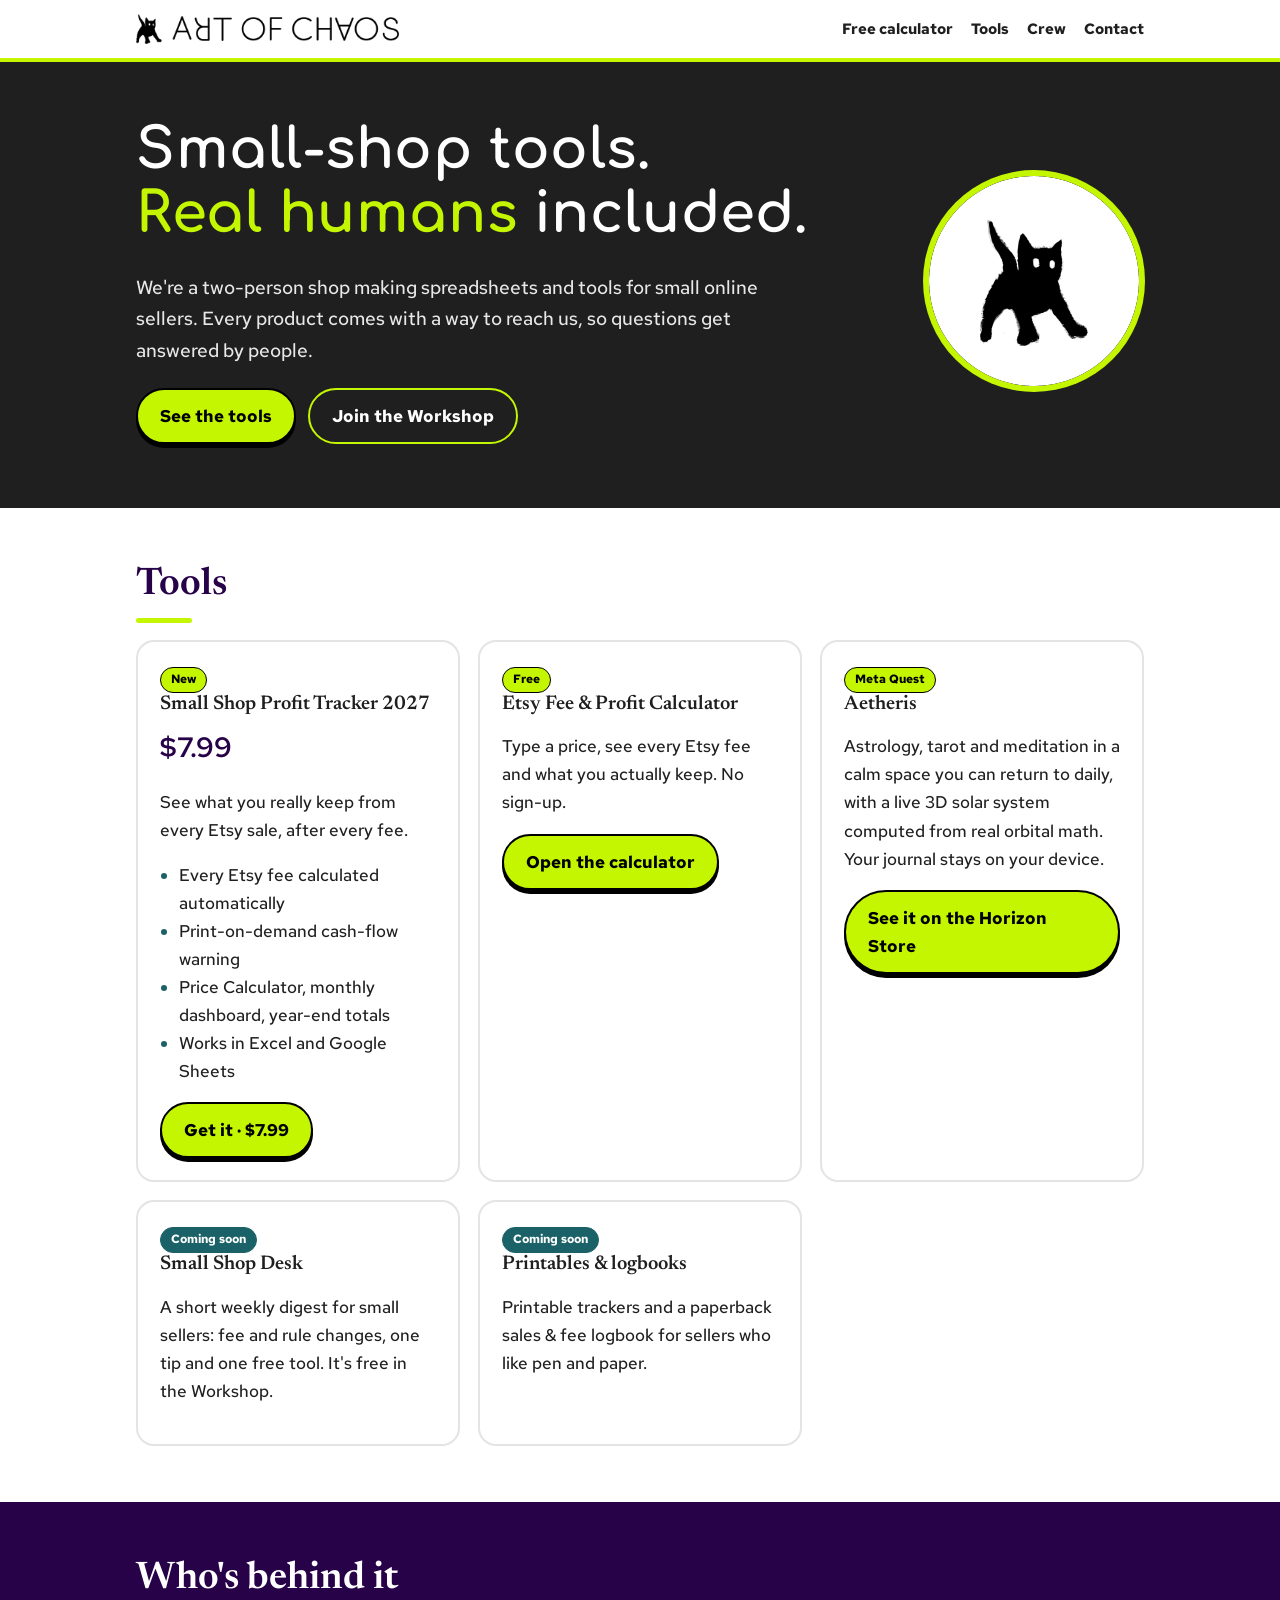
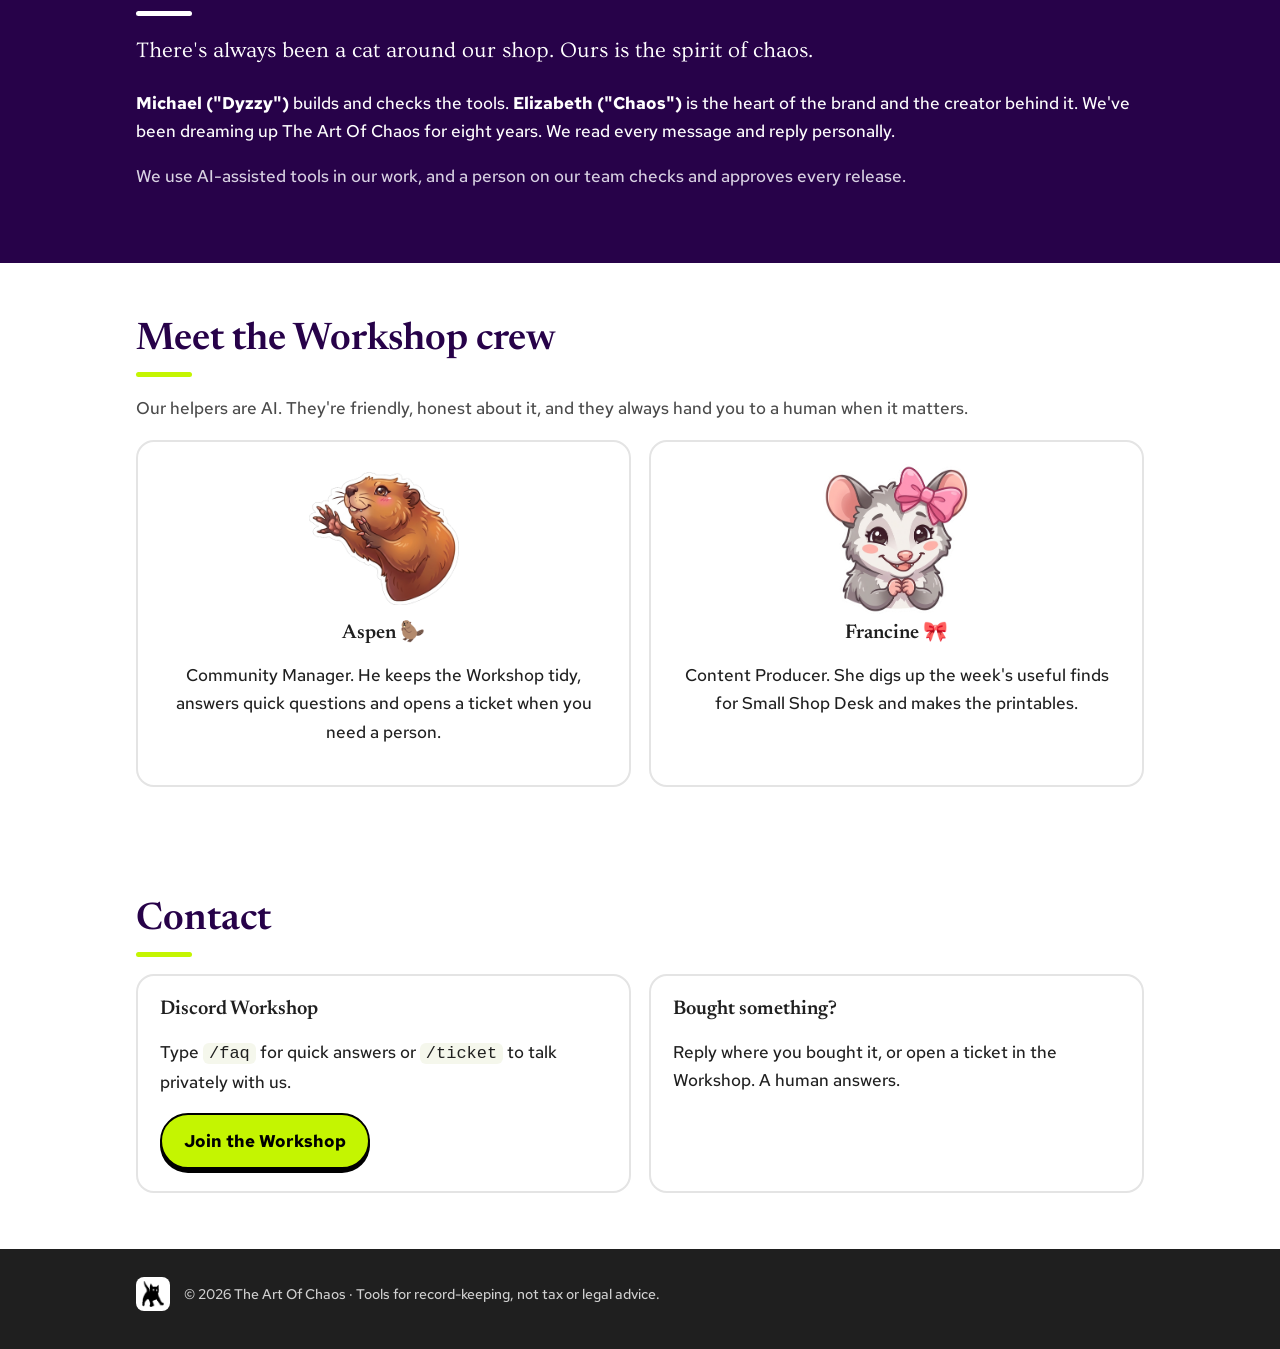
<file: index.html>
<!doctype html>
<!-- The Art Of Chaos: one-page site. Static, no trackers, no cookies. — Applejack, Lead Development Agent -->
<html lang="en">
<head>
<meta charset="utf-8">
<meta name="viewport" content="width=device-width, initial-scale=1">
<title>The Art Of Chaos · Small-shop tools, real humans</title>
<meta name="description" content="Spreadsheets and tools for small online sellers, made by a two-person shop. Real humans included.">
<meta name="p:domain_verify" content="edff860567c090f686970169d16baa8a"/>
<link rel="preconnect" href="https://fonts.googleapis.com">
<link rel="preconnect" href="https://fonts.gstatic.com" crossorigin>
<link href="https://fonts.googleapis.com/css2?family=Comfortaa:wght@700&family=Red+Hat+Display:wght@700&family=Red+Hat+Text:wght@500;700&family=Newsreader:opsz,wght@6..72,600&family=Ovo&display=swap" rel="stylesheet">
<link rel="icon" type="image/png" href="img/favicon.png">
<link rel="apple-touch-icon" href="img/apple-touch-icon.png">
<meta name="theme-color" content="#1F1F1F">
<link rel="stylesheet" href="style.css?v=20261104a">
</head>
<body>
<header>
  <div class="topbar"><div class="wrap">
    <nav>
      <a class="brand" href="#"><img src="img/logo-primary.png" alt="Art of Chaos" width="263" height="30"></a>
      <div class="links"><a href="calculator.html">Free calculator</a><a href="#tools">Tools</a><a href="#crew">Crew</a><a href="#contact">Contact</a></div>
    </nav>
  </div></div>
  <div class="hero-band"><div class="wrap">
    <div class="hero">
      <div>
        <h1>Small-shop tools.<br><em>Real humans</em> included.</h1>
        <p>We're a two-person shop making spreadsheets and tools for small online sellers. Every product comes with a way to reach us, so questions get answered by people.</p>
        <div class="actions">
          <a class="btn primary" href="#tools">See the tools</a>
          <a class="btn ghost" href="https://discord.gg/7EBx8NafTJ" rel="noopener">Join the Workshop</a>
        </div>
      </div>
      <img class="mark" src="img/cat-badge.png" alt="The Art Of Chaos shop cat" width="210" height="210">
    </div>
  </div></div>
</header>

<main>
  <section id="tools">
    <div class="wrap">
      <h2>Tools</h2>
      <div class="grid">
        <div class="card">
          <span class="badge">New</span>
          <h3>Small Shop Profit Tracker 2027</h3>
          <p class="price">$7.99</p>
          <p>See what you really keep from every Etsy sale, after every fee.</p>
          <ul class="ticks">
            <li>Every Etsy fee calculated automatically</li>
            <li>Print-on-demand cash-flow warning</li>
            <li>Price Calculator, monthly dashboard, year-end totals</li>
            <li>Works in Excel and Google Sheets</li>
          </ul>
          <!-- STORE_LINK: Payhip (live 2026-11-05). Lemon Squeezy can be added as a second button later -->
          <a class="btn primary" href="https://payhip.com/b/w7r5f" rel="noopener">Get it · $7.99</a>
        </div>
        <div class="card">
          <span class="badge">Free</span>
          <h3>Etsy Fee &amp; Profit Calculator</h3>
          <p>Type a price, see every Etsy fee and what you actually keep. No sign-up.</p>
          <a class="btn primary" href="calculator.html">Open the calculator</a>
        </div>
        <div class="card">
          <span class="badge">Meta Quest</span>
          <h3>Aetheris</h3>
          <p>Astrology, tarot and meditation in a calm space you can return to daily, with a live 3D solar system computed from real orbital math. Your journal stays on your device.</p>
          <a class="btn primary" href="https://www.meta.com/experiences/aetheris/1288280001036999/" rel="noopener">See it on the Horizon Store</a>
        </div>
        <div class="card">
          <span class="badge soon">Coming soon</span>
          <h3>Small Shop Desk</h3>
          <p>A short weekly digest for small sellers: fee and rule changes, one tip and one free tool. It's free in the Workshop.</p>
        </div>
        <div class="card">
          <span class="badge soon">Coming soon</span>
          <h3>Printables &amp; logbooks</h3>
          <p>Printable trackers and a paperback sales &amp; fee logbook for sellers who like pen and paper.</p>
        </div>
      </div>
    </div>
  </section>

  <section class="humans">
    <div class="wrap">
      <h2>Who's behind it</h2>
      <p class="quote">There's always been a cat around our shop. Ours is the spirit of chaos.</p>
      <p><strong>Michael ("Dyzzy")</strong> builds and checks the tools. <strong>Elizabeth ("Chaos")</strong> is the heart of the brand and the creator behind it. We've been dreaming up The Art Of Chaos for eight years. We read every message and reply personally.</p>
      <p class="muted">We use AI-assisted tools in our work, and a person on our team checks and approves every release.</p>
    </div>
  </section>

  <section id="crew">
    <div class="wrap">
      <h2>Meet the Workshop crew</h2>
      <p class="muted">Our helpers are AI. They're friendly, honest about it, and they always hand you to a human when it matters.</p>
      <div class="crew">
        <div class="card">
          <img src="img/aspen.png" alt="Aspen, a cartoon beaver waving">
          <h3>Aspen 🦫</h3>
          <p>Community Manager. He keeps the Workshop tidy, answers quick questions and opens a ticket when you need a person.</p>
        </div>
        <div class="card">
          <img src="img/francine.png" alt="Francine, a cartoon opossum with a pink bow">
          <h3>Francine 🎀</h3>
          <p>Content Producer. She digs up the week's useful finds for Small Shop Desk and makes the printables.</p>
        </div>
      </div>
    </div>
  </section>

  <section id="contact">
    <div class="wrap">
      <h2>Contact</h2>
      <div class="grid">
        <div class="card">
          <h3>Discord Workshop</h3>
          <p>Type <code>/faq</code> for quick answers or <code>/ticket</code> to talk privately with us.</p>
          <a class="btn primary" href="https://discord.gg/7EBx8NafTJ" rel="noopener">Join the Workshop</a>
        </div>
        <div class="card">
          <h3>Bought something?</h3>
          <p>Reply where you bought it, or open a ticket in the Workshop. A human answers.</p>
        </div>
      </div>
    </div>
  </section>
</main>

<footer>
  <div class="wrap"><img src="img/cat.png" alt="" width="29" height="34"><span>© 2026 The Art Of Chaos · Tools for record-keeping, not tax or legal advice.</span></div>
</footer>
</body>
</html>
</file>
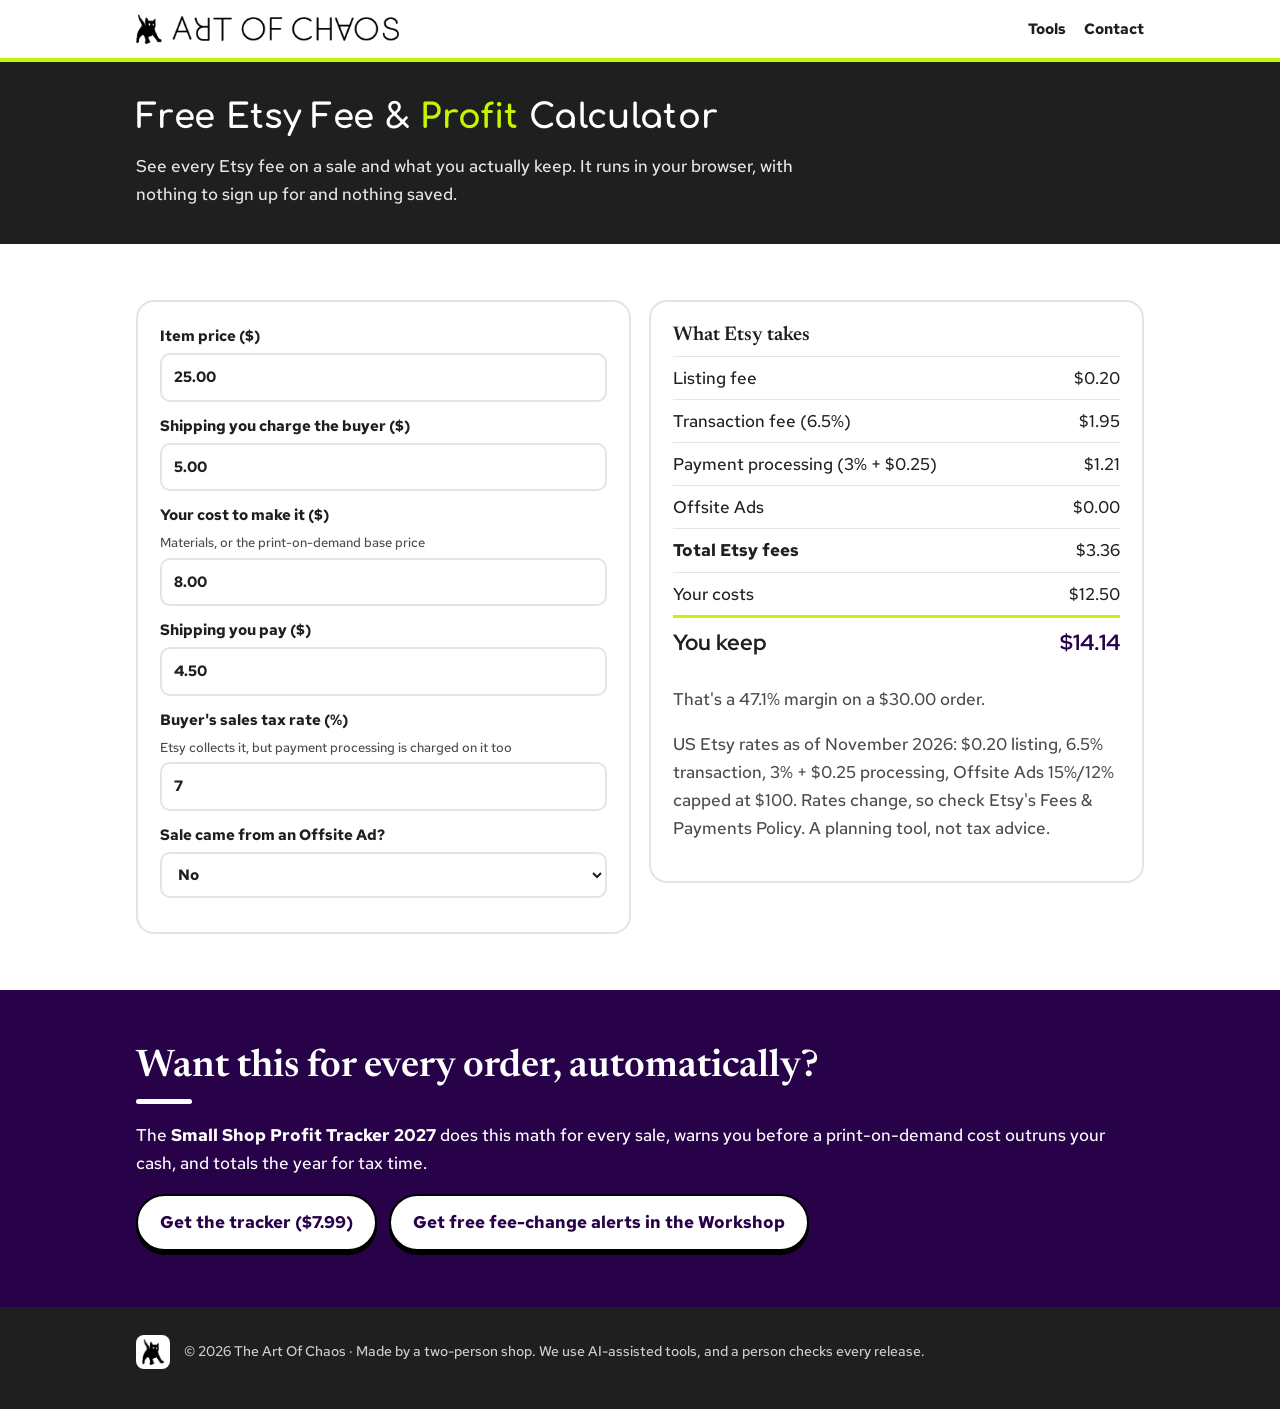
<file: calculator.html>
<!doctype html>
<!-- Free Etsy fee & profit calculator. Same math as the Small Shop Profit Tracker (verified by verify_tracker.py).
     Runs entirely in the browser: nothing is sent anywhere. — Applejack, Lead Development Agent -->
<html lang="en">
<head>
<meta charset="utf-8">
<meta name="viewport" content="width=device-width, initial-scale=1">
<title>Free Etsy Fee &amp; Profit Calculator · The Art Of Chaos</title>
<meta name="description" content="Free Etsy fee calculator: listing, transaction, payment processing and Offsite Ads fees, plus what you actually keep. No sign-up.">
<link rel="preconnect" href="https://fonts.googleapis.com">
<link rel="preconnect" href="https://fonts.gstatic.com" crossorigin>
<link href="https://fonts.googleapis.com/css2?family=Comfortaa:wght@700&family=Red+Hat+Display:wght@700&family=Red+Hat+Text:wght@500;700&family=Newsreader:opsz,wght@6..72,600&family=Ovo&display=swap" rel="stylesheet">
<link rel="icon" type="image/png" href="img/favicon.png">
<link rel="apple-touch-icon" href="img/apple-touch-icon.png">
<meta name="theme-color" content="#1F1F1F">
<link rel="stylesheet" href="style.css?v=20261104a">
</head>
<body>
<header>
  <div class="topbar"><div class="wrap">
    <nav>
      <a class="brand" href="index.html"><img src="img/logo-primary.png" alt="Art of Chaos" width="263" height="30"></a>
      <div class="links"><a href="index.html#tools">Tools</a><a href="index.html#contact">Contact</a></div>
    </nav>
  </div></div>
  <div class="page-head"><div class="wrap">
    <h1>Free Etsy Fee &amp; <em>Profit</em> Calculator</h1>
    <p>See every Etsy fee on a sale and what you actually keep. It runs in your browser, with nothing to sign up for and nothing saved.</p>
  </div></div>
</header>

<main>
  <section>
    <div class="wrap calc">
      <form class="card" id="f" autocomplete="off">
        <label>Item price ($)<input id="price" type="number" min="0" step="0.01" value="25.00" inputmode="decimal"></label>
        <label>Shipping you charge the buyer ($)<input id="ship" type="number" min="0" step="0.01" value="5.00" inputmode="decimal"></label>
        <label>Your cost to make it ($)<span class="hint">Materials, or the print-on-demand base price</span><input id="cost" type="number" min="0" step="0.01" value="8.00" inputmode="decimal"></label>
        <label>Shipping you pay ($)<input id="shipcost" type="number" min="0" step="0.01" value="4.50" inputmode="decimal"></label>
        <label>Buyer's sales tax rate (%)<span class="hint">Etsy collects it, but payment processing is charged on it too</span><input id="tax" type="number" min="0" step="0.1" value="7" inputmode="decimal"></label>
        <label>Sale came from an Offsite Ad?
          <select id="ads"><option value="0">No</option><option value="0.15">Yes, 15%</option><option value="0.12">Yes, 12% (shops required to use Offsite Ads)</option></select>
        </label>
      </form>

      <div class="card" aria-live="polite">
        <h3>What Etsy takes</h3>
        <div class="result-row"><span>Listing fee</span><span class="v" id="r-list"></span></div>
        <div class="result-row"><span>Transaction fee (6.5%)</span><span class="v" id="r-txn"></span></div>
        <div class="result-row"><span>Payment processing (3% + $0.25)</span><span class="v" id="r-proc"></span></div>
        <div class="result-row"><span>Offsite Ads</span><span class="v" id="r-ads"></span></div>
        <div class="result-row"><span><strong>Total Etsy fees</strong></span><span class="v" id="r-fees"></span></div>
        <div class="result-row"><span>Your costs</span><span class="v" id="r-costs"></span></div>
        <div class="result-row total" id="r-total-row"><span>You keep</span><span class="v" id="r-profit"></span></div>
        <p class="muted" id="r-margin"></p>
        <p class="muted">US Etsy rates as of November 2026: $0.20 listing, 6.5% transaction, 3% + $0.25 processing, Offsite Ads 15%/12% capped at $100. Rates change, so check Etsy's Fees &amp; Payments Policy. A planning tool, not tax advice.</p>
      </div>
    </div>
  </section>

  <section class="humans">
    <div class="wrap">
      <h2>Want this for every order, automatically?</h2>
      <p>The <strong>Small Shop Profit Tracker 2027</strong> does this math for every sale, warns you before a print-on-demand cost outruns your cash, and totals the year for tax time.</p>
      <div class="actions">
        <a class="btn primary" href="index.html#tools">Get the tracker ($7.99)</a>
        <a class="btn primary" href="https://discord.gg/7EBx8NafTJ" rel="noopener">Get free fee-change alerts in the Workshop</a>
      </div>
    </div>
  </section>
</main>

<footer>
  <div class="wrap"><img src="img/cat.png" alt="" width="29" height="34"><span>© 2026 The Art Of Chaos · Made by a two-person shop. We use AI-assisted tools, and a person checks every release.</span></div>
</footer>

<script>
// Same formulas as the tracker's Orders tab (qty 1). Rates: listing $0.20, txn 6.5%, processing 3% (incl. tax) + $0.25, ads capped at $100.
const $ = id => document.getElementById(id);
const num = id => Math.max(0, parseFloat($(id).value) || 0);
const usd = n => (n < 0 ? "-$" : "$") + Math.abs(n).toFixed(2);
function calc() {
  const price = num("price"), ship = num("ship"), cost = num("cost"), shipcost = num("shipcost");
  const tax = num("tax") / 100, adsRate = parseFloat($("ads").value) || 0;
  const order = price + ship;
  const listing = 0.20, txn = order * 0.065, proc = order * (1 + tax) * 0.03 + 0.25;
  const ads = Math.min(order * adsRate, 100);
  const fees = listing + txn + proc + ads, costs = cost + shipcost, profit = order - fees - costs;
  $("r-list").textContent = usd(listing); $("r-txn").textContent = usd(txn);
  $("r-proc").textContent = usd(proc); $("r-ads").textContent = adsRate ? usd(ads) : "$0.00";
  $("r-fees").textContent = usd(fees); $("r-costs").textContent = usd(costs);
  $("r-profit").textContent = usd(profit);
  $("r-total-row").classList.toggle("loss", profit < 0);
  $("r-margin").textContent = order > 0
    ? `That's a ${(profit / order * 100).toFixed(1)}% margin on a ${usd(order)} order.${profit < 0 ? " This sale loses money; try the tracker's Price Calculator." : ""}`
    : "";
}
document.querySelectorAll("#f input, #f select").forEach(el => el.addEventListener("input", calc));
calc();
</script>
</body>
</html>
</file>
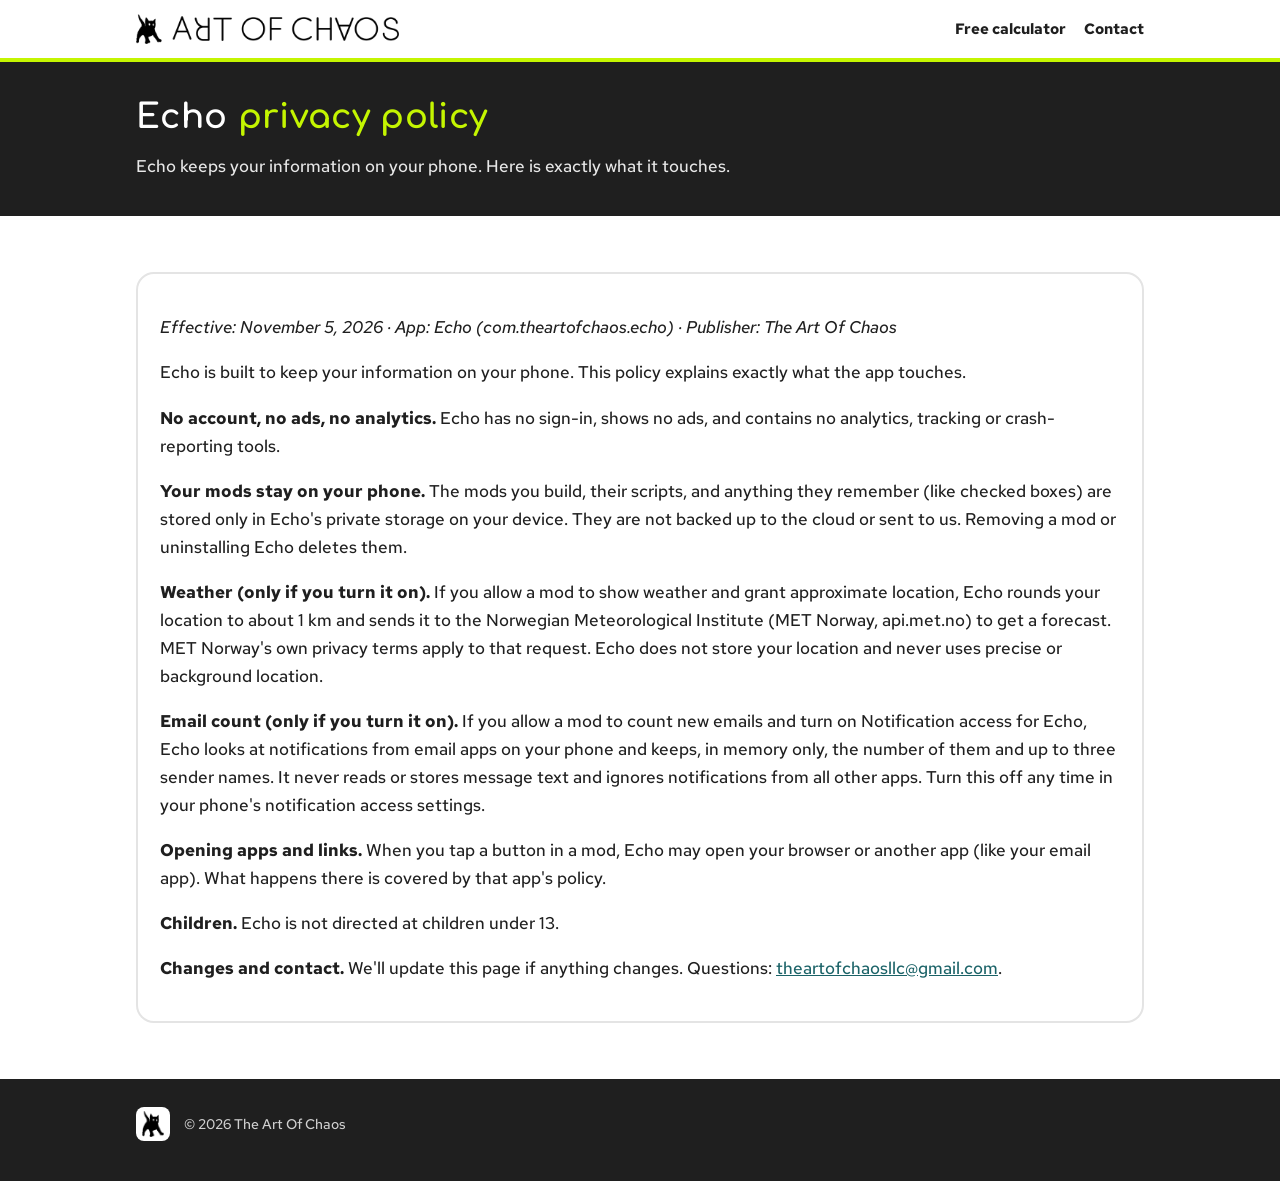
<file: echo-privacy.html>
<!doctype html>
<!-- Echo app privacy policy. The Echo app links to this exact URL: never move it.
     Source of truth: Echo repo docs/privacy-policy.md. — Applejack, Lead Development Agent (2026-11-05) -->
<html lang="en">
<head>
<meta charset="utf-8">
<meta name="viewport" content="width=device-width, initial-scale=1">
<title>Echo privacy policy · The Art Of Chaos</title>
<meta name="description" content="Privacy policy for Echo, the plain-language mod builder for Android: no account, no ads, no tracking; your mods stay on your phone.">
<link rel="preconnect" href="https://fonts.googleapis.com">
<link rel="preconnect" href="https://fonts.gstatic.com" crossorigin>
<link href="https://fonts.googleapis.com/css2?family=Comfortaa:wght@700&family=Red+Hat+Display:wght@700&family=Red+Hat+Text:wght@500;700&family=Newsreader:opsz,wght@6..72,600&family=Ovo&display=swap" rel="stylesheet">
<link rel="icon" type="image/png" href="img/favicon.png">
<link rel="apple-touch-icon" href="img/apple-touch-icon.png">
<meta name="theme-color" content="#1F1F1F">
<link rel="stylesheet" href="style.css?v=20261104a">
</head>
<body>
<header>
  <div class="topbar"><div class="wrap">
    <nav>
      <a class="brand" href="index.html"><img src="img/logo-primary.png" alt="Art of Chaos" width="263" height="30"></a>
      <div class="links"><a href="calculator.html">Free calculator</a><a href="index.html#contact">Contact</a></div>
    </nav>
  </div></div>
  <div class="page-head"><div class="wrap">
    <h1>Echo <em>privacy policy</em></h1>
    <p>Echo keeps your information on your phone. Here is exactly what it touches.</p>
  </div></div>
</header>

<main>
  <section>
    <div class="wrap">
      <div class="card">
          <p><em>Effective: November 5, 2026 · App: Echo (com.theartofchaos.echo) · Publisher: The Art Of Chaos</em></p>
          <p>Echo is built to keep your information on your phone. This policy explains exactly what the app touches.</p>
          <p><strong>No account, no ads, no analytics.</strong> Echo has no sign-in, shows no ads, and contains no analytics, tracking or crash-reporting tools.</p>
          <p><strong>Your mods stay on your phone.</strong> The mods you build, their scripts, and anything they remember (like checked boxes) are stored only in Echo&#x27;s private storage on your device. They are not backed up to the cloud or sent to us. Removing a mod or uninstalling Echo deletes them.</p>
          <p><strong>Weather (only if you turn it on).</strong> If you allow a mod to show weather and grant approximate location, Echo rounds your location to about 1 km and sends it to the Norwegian Meteorological Institute (MET Norway, api.met.no) to get a forecast. MET Norway&#x27;s own privacy terms apply to that request. Echo does not store your location and never uses precise or background location.</p>
          <p><strong>Email count (only if you turn it on).</strong> If you allow a mod to count new emails and turn on Notification access for Echo, Echo looks at notifications from email apps on your phone and keeps, in memory only, the number of them and up to three sender names. It never reads or stores message text and ignores notifications from all other apps. Turn this off any time in your phone&#x27;s notification access settings.</p>
          <p><strong>Opening apps and links.</strong> When you tap a button in a mod, Echo may open your browser or another app (like your email app). What happens there is covered by that app&#x27;s policy.</p>
          <p><strong>Children.</strong> Echo is not directed at children under 13.</p>
          <p><strong>Changes and contact.</strong> We&#x27;ll update this page if anything changes. Questions: <a href="mailto:theartofchaosllc@gmail.com">theartofchaosllc@gmail.com</a>.</p>
      </div>
    </div>
  </section>
</main>

<footer>
  <div class="wrap"><img src="img/cat.png" alt="" width="29" height="34"><span>© 2026 The Art Of Chaos</span></div>
</footer>
</body>
</html>
</file>
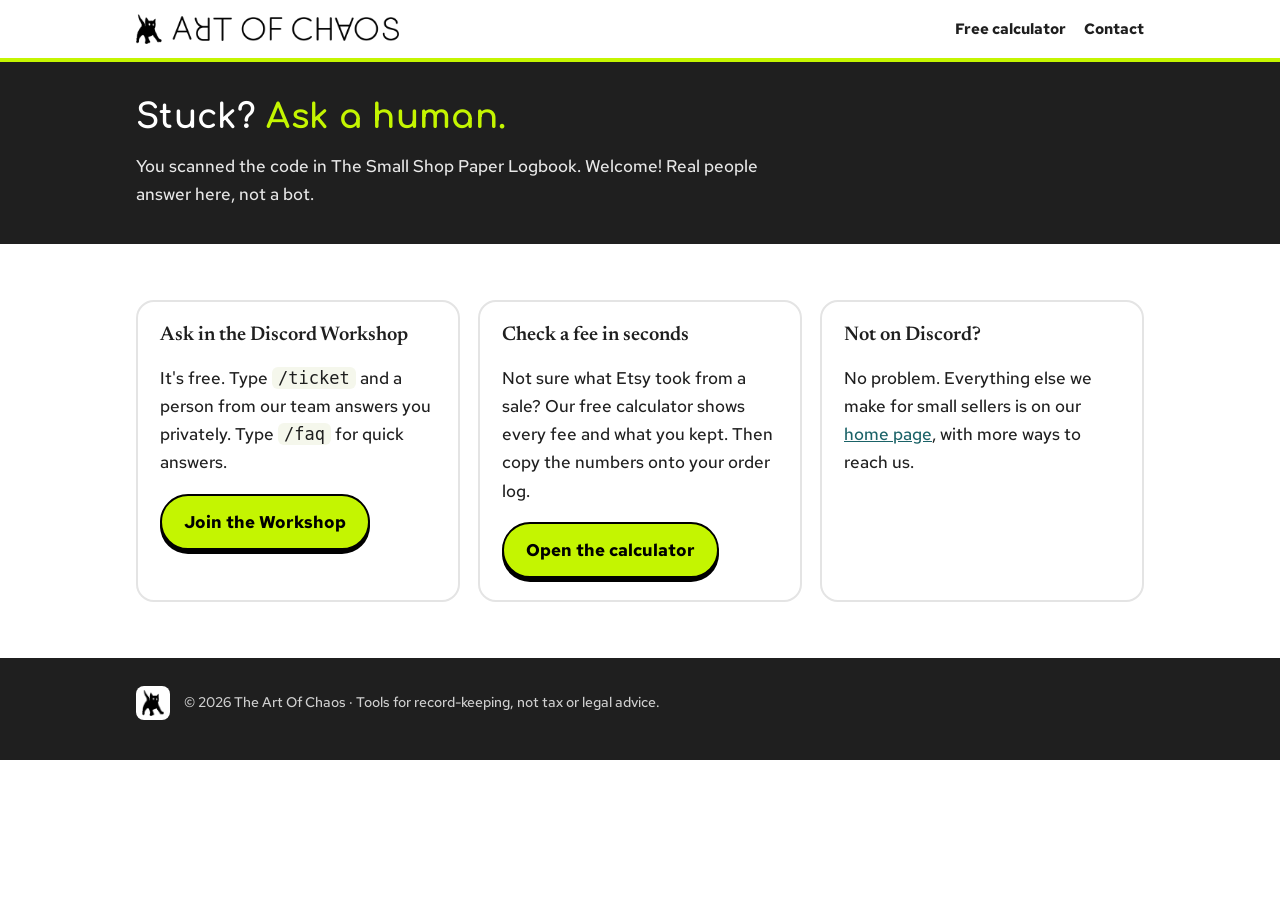
<file: logbook.html>
<!doctype html>
<!-- Landing page for the QR code printed in The Small Shop Paper Logbook (help page, p. 119).
     Printed books last for years: this URL must never move. Change what's on the page, never its address.
     — Applejack, Lead Development Agent (2026-11-04) -->
<html lang="en">
<head>
<meta charset="utf-8">
<meta name="viewport" content="width=device-width, initial-scale=1">
<title>Logbook help · The Art Of Chaos</title>
<meta name="description" content="Help for The Small Shop Paper Logbook: ask a real person in our free Discord Workshop, plus free tools for small sellers.">
<link rel="preconnect" href="https://fonts.googleapis.com">
<link rel="preconnect" href="https://fonts.gstatic.com" crossorigin>
<link href="https://fonts.googleapis.com/css2?family=Comfortaa:wght@700&family=Red+Hat+Display:wght@700&family=Red+Hat+Text:wght@500;700&family=Newsreader:opsz,wght@6..72,600&family=Ovo&display=swap" rel="stylesheet">
<link rel="icon" type="image/png" href="img/favicon.png">
<link rel="apple-touch-icon" href="img/apple-touch-icon.png">
<meta name="theme-color" content="#1F1F1F">
<link rel="stylesheet" href="style.css?v=20261104a">
</head>
<body>
<header>
  <div class="topbar"><div class="wrap">
    <nav>
      <a class="brand" href="index.html"><img src="img/logo-primary.png" alt="Art of Chaos" width="263" height="30"></a>
      <div class="links"><a href="calculator.html">Free calculator</a><a href="index.html#contact">Contact</a></div>
    </nav>
  </div></div>
  <div class="page-head"><div class="wrap">
    <h1>Stuck? <em>Ask a human.</em></h1>
    <p>You scanned the code in The Small Shop Paper Logbook. Welcome! Real people answer here, not a bot.</p>
  </div></div>
</header>

<main>
  <section>
    <div class="wrap">
      <div class="grid">
        <div class="card">
          <h3>Ask in the Discord Workshop</h3>
          <p>It's free. Type <code>/ticket</code> and a person from our team answers you privately. Type <code>/faq</code> for quick answers.</p>
          <a class="btn primary" href="https://discord.gg/5B2QCJJNmF" rel="noopener">Join the Workshop</a>
        </div>
        <div class="card">
          <h3>Check a fee in seconds</h3>
          <p>Not sure what Etsy took from a sale? Our free calculator shows every fee and what you kept. Then copy the numbers onto your order log.</p>
          <a class="btn primary" href="calculator.html">Open the calculator</a>
        </div>
        <div class="card">
          <h3>Not on Discord?</h3>
          <p>No problem. Everything else we make for small sellers is on our <a href="index.html">home page</a>, with more ways to reach us.</p>
        </div>
      </div>
    </div>
  </section>
</main>

<footer>
  <div class="wrap"><img src="img/cat.png" alt="" width="29" height="34"><span>© 2026 The Art Of Chaos · Tools for record-keeping, not tax or legal advice.</span></div>
</footer>
</body>
</html>
</file>
<file: style.css>
/* The Art Of Chaos site styles: Brand Package v1 (Chaos, 2026-11-03). — Applejack, Lead Development Agent
   Palette and rules: Sales/brand-package.md §0. Never put lime text on white (contrast 1.3).
   Fonts (OFL, brand kit 2026-11-04): Comfortaa (h1 titles), Red Hat Text (body), Red Hat Display (prices/totals), Newsreader (headings), Ovo (quotes). The wordmark is always the image. */
:root {
  --black: #000000; --white: #FFFFFF; --charcoal: #1F1F1F; --lime: #C4F501; --teal: #1A6267; --indigo: #270249;
  --bg: #FFFFFF; --card: #FFFFFF; --ink: #1F1F1F; --muted: #4A4A4A; --line: #E4E4E4; --soft: #F5F7EC;
  --heading: var(--indigo); --link: var(--teal);
  --loss: #B3261E; /* status colour for a loss only, not a brand colour */
}
@media (prefers-color-scheme: dark) {
  :root { --bg: #121212; --card: #1F1F1F; --ink: #F2F2F2; --muted: #BDBDBD; --line: #333333; --soft: #1A1A1A;
          --heading: var(--lime); --link: var(--lime); --loss: #FF8A80; }
}
* { box-sizing: border-box; }
body { margin: 0; background: var(--bg); color: var(--ink); font: 500 17px/1.65 "Red Hat Text", system-ui, sans-serif; }
h1, h2, h3 { line-height: 1.15; margin: 0 0 .45em; }
h1 { font-family: "Comfortaa", sans-serif; font-weight: 700; letter-spacing: .01em; }
h2, h3 { font-family: "Newsreader", Georgia, serif; font-weight: 600; }
a { color: var(--link); }
code { background: var(--soft); padding: 1px 6px; border-radius: 6px; }
.wrap { max-width: 1040px; margin: 0 auto; padding: 0 16px; }

/* header: always white so the black wordmark and cat read in both themes */
.topbar { background: #FFFFFF; border-bottom: 4px solid var(--lime); }
nav { display: flex; justify-content: space-between; align-items: center; padding: 14px 0; gap: 12px; flex-wrap: wrap; }
.brand img { display: block; height: 30px; width: auto; }
nav .links { display: flex; gap: 18px; flex-wrap: wrap; }
nav .links a { color: #1F1F1F; text-decoration: none; font-weight: 700; font-size: 15px; }
nav .links a:hover { text-decoration: underline; text-decoration-color: var(--lime); text-decoration-thickness: 3px; }

/* hero: charcoal with lime accents */
.hero-band { background: var(--charcoal); color: #FFFFFF; }
.hero { padding: 56px 0 64px; display: grid; gap: 28px; grid-template-columns: 1fr; align-items: center; }
@media (min-width: 760px) { .hero { grid-template-columns: 1fr 220px; } }
.hero h1 { font-size: clamp(34px, 6vw, 56px); }
.hero h1 em { font-style: normal; color: var(--lime); }
.hero p { font-size: 19px; max-width: 640px; margin: 0; color: #E8E8E8; }
.hero .mark { justify-self: center; display: block; width: 210px; height: 210px; border-radius: 50%; box-shadow: 0 0 0 6px var(--lime); }
.actions { display: flex; gap: 12px; flex-wrap: wrap; margin-top: 22px; }

.btn { display: inline-block; padding: 12px 22px; border-radius: 999px; font-weight: 700; text-decoration: none; }
.btn.primary { background: var(--lime); color: #000000; box-shadow: 0 4px 0 #000000; border: 2px solid #000000; }
.btn.primary:hover { transform: translateY(1px); box-shadow: 0 3px 0 #000000; }
.btn.ghost { border: 2px solid var(--lime); color: #FFFFFF; }
.btn.ghost:hover { background: rgba(196, 245, 1, .12); }

section { padding: 56px 0; }
section h2 { font-size: clamp(28px, 4vw, 38px); color: var(--heading); }
section h2::after { content: ""; display: block; width: 56px; height: 5px; background: var(--lime); border-radius: 3px; margin-top: 10px; }
.grid { display: grid; gap: 18px; grid-template-columns: repeat(auto-fit, minmax(260px, 1fr)); }
.card { background: var(--card); border: 2px solid var(--line); border-radius: 18px; padding: 22px; }
.card:hover { border-color: var(--charcoal); }
@media (prefers-color-scheme: dark) { .card:hover { border-color: var(--lime); } }
.price { color: var(--heading); font-family: "Red Hat Display", sans-serif; font-weight: 700; font-size: 28px; margin: .2em 0; }
.badge { display: inline-block; background: var(--lime); color: #000000; font-size: 12px; font-weight: 700;
  padding: 2px 10px; border-radius: 999px; vertical-align: middle; border: 1.5px solid #000000; }
.badge.soon { background: var(--teal); color: #FFFFFF; border-color: var(--teal); }
ul.ticks { padding-left: 1.1em; margin: .6em 0 1em; }
ul.ticks li::marker { color: var(--teal); }
@media (prefers-color-scheme: dark) { ul.ticks li::marker { color: var(--lime); } }
.crew { display: grid; gap: 18px; grid-template-columns: repeat(auto-fit, minmax(240px, 1fr)); }
.crew .card { text-align: center; }
.crew img { width: 150px; height: 150px; object-fit: contain; }
.muted { color: var(--muted); }

/* the humans band: indigo, with a quote in Ovo */
.humans { background: var(--indigo); color: #FFFFFF; }
/* no lime on indigo (Dyzzy 2026-11-03: green on purple looks off): white type, white rule */
.humans h2 { color: #FFFFFF; }
.humans h2::after { background: #FFFFFF; }
.humans a { color: #FFFFFF; }
.humans .muted { color: #D9D2E3; }
.humans strong { color: #FFFFFF; font-weight: 700; }
.humans .btn.primary { background: #FFFFFF; color: var(--indigo); border-color: #000000; box-shadow: 0 4px 0 #000000; }
.quote { font-family: "Ovo", Georgia, serif; font-size: 22px; line-height: 1.5; max-width: 720px; margin: 0 0 1em; }

footer { background: var(--charcoal); color: #D0D0D0; padding: 28px 0 40px; font-size: 14px; }
footer .wrap { display: flex; gap: 14px; align-items: center; flex-wrap: wrap; }
footer img { height: 34px; width: auto; background: #FFFFFF; border-radius: 8px; padding: 4px 6px; }
footer a { color: var(--lime); }

/* calculator */
.page-head { background: var(--charcoal); color: #FFFFFF; padding: 36px 0; }
.page-head h1 em { font-style: normal; color: var(--lime); }
.page-head p { margin: 0; max-width: 680px; color: #E8E8E8; }
.calc { display: grid; gap: 18px; grid-template-columns: repeat(auto-fit, minmax(280px, 1fr)); align-items: start; }
.calc label { display: grid; grid-template-columns: minmax(0, 1fr); gap: 4px; font-weight: 700; font-size: 15px; margin-bottom: 12px; }
.calc input, .calc select { font: inherit; padding: 10px 12px; border: 2px solid var(--line); border-radius: 10px;
  background: var(--bg); color: var(--ink); box-sizing: border-box; max-width: 100%; }
.calc input:focus, .calc select:focus { outline: 3px solid var(--lime); outline-offset: 1px; border-color: var(--charcoal); }
.calc .hint { font-weight: 500; font-size: 13px; color: var(--muted); }
.result-row { display: flex; justify-content: space-between; padding: 7px 0; border-top: 1px solid var(--line); }
.result-row.total { font-family: "Red Hat Display", sans-serif; font-weight: 700; font-size: 22px; border-top: 3px solid var(--lime); }
.result-row.total .v { color: var(--heading); }
.result-row.total.loss .v { color: var(--loss); }
.humans .actions { margin-top: 12px; }
</file>
